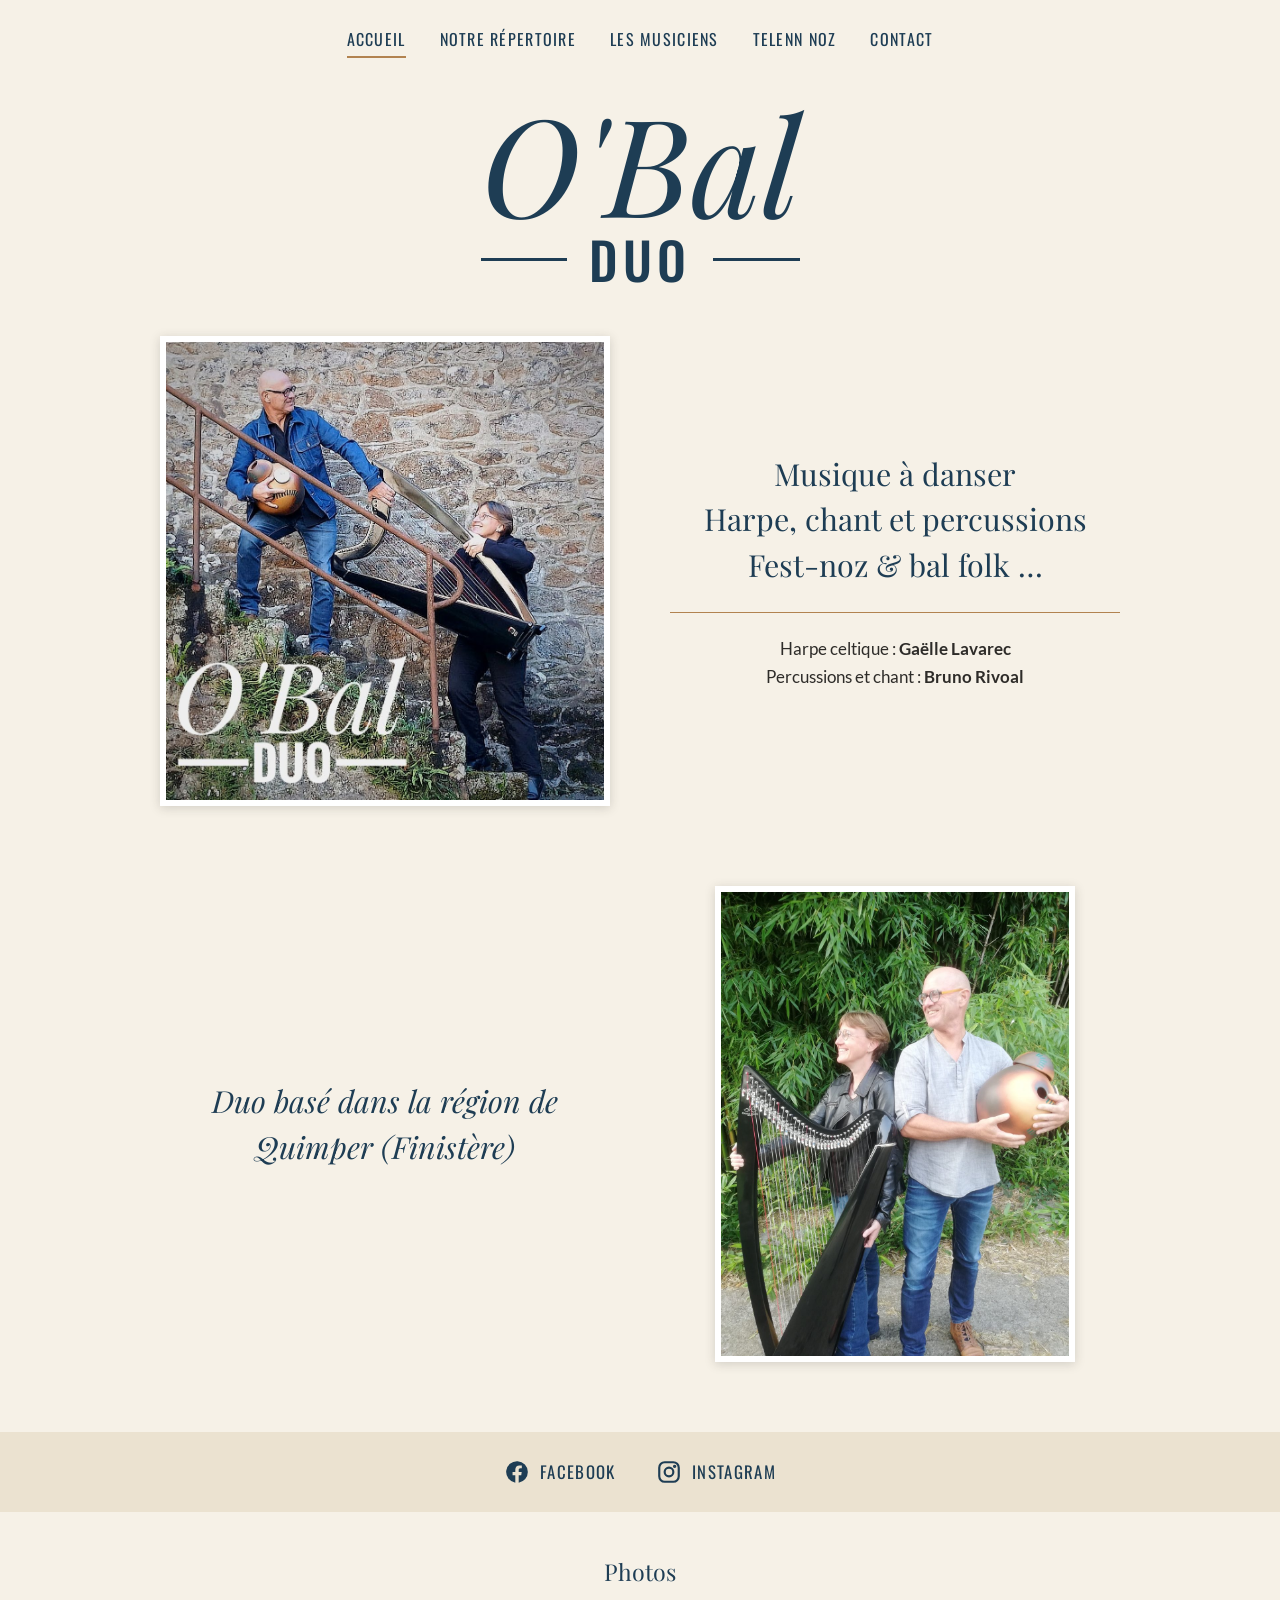
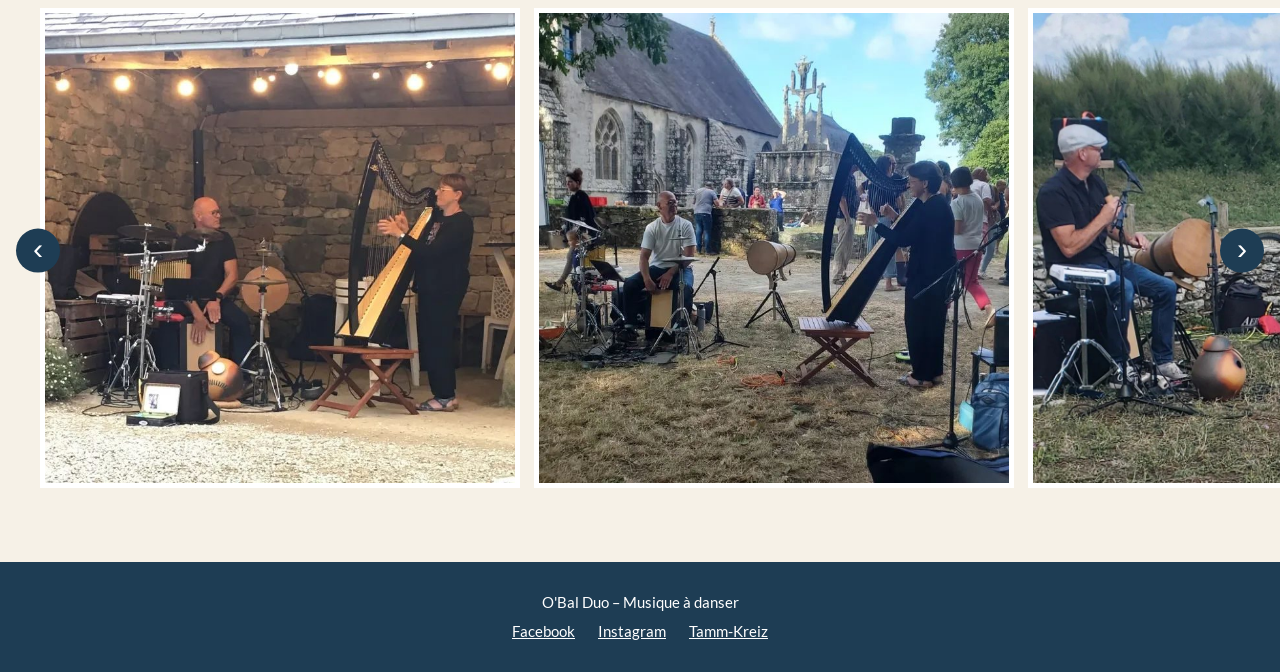
<file: index.html>
<!DOCTYPE html>
<html lang="fr">
<head>
  <meta charset="UTF-8">
  <meta name="viewport" content="width=device-width, initial-scale=1">
  <title>O'Bal Duo – Musique à danser, harpe, chant et percussions</title>
  <meta name="description" content="O'Bal Duo : musique à danser pour fest-noz et bal folk. Harpe celtique, chant et percussions. Duo basé dans la région de Quimper (Finistère).">

  <!-- Aperçu quand le lien est partagé (Facebook, WhatsApp...) -->
  <meta property="og:type" content="website">
  <meta property="og:site_name" content="O'Bal Duo">
  <meta property="og:title" content="O'Bal Duo – Musique à danser, harpe, chant et percussions">
  <meta property="og:description" content="O'Bal Duo : musique à danser pour fest-noz et bal folk. Harpe celtique, chant et percussions. Duo basé dans la région de Quimper (Finistère).">
  <meta property="og:url" content="https://obalduo.github.io/">
  <meta property="og:image" content="https://obalduo.github.io/images/accueil-escalier.jpg">
  <meta property="og:image:width" content="971">
  <meta property="og:image:height" content="1016">
  <meta property="og:locale" content="fr_FR">

  <link rel="stylesheet" href="style.css">
</head>
<body>

  <header class="entete">
    <button class="menu-bouton" aria-label="Ouvrir le menu" aria-expanded="false">
      <span></span>
      <span></span>
      <span></span>
    </button>

    <nav class="menu">
      <ul>
        <li><a href="index.html" class="actif">Accueil</a></li>
        <li><a href="repertoire.html">Notre répertoire</a></li>
        <li><a href="musiciens.html">Les musiciens</a></li>
        <li><a href="telenn-noz.html">Telenn Noz</a></li>
        <li><a href="contact.html">Contact</a></li>
      </ul>
    </nav>

    <h1 class="logo logo-grand">
      <span class="logo-obal">O'Bal</span>
      <span class="logo-duo">Duo</span>
    </h1>
  </header>

  <main>

    <!-- Présentation : photo à gauche, texte à droite -->
    <section class="bloc deux-colonnes">
      <img class="photo" src="images/accueil-escalier.jpg" alt="Bruno et Gaëlle avec la harpe sur un escalier en pierre">

      <div class="presentation">
        <p class="accroche">
          Musique à danser<br>
          Harpe, chant et percussions<br>
          Fest-noz &amp; bal folk …
        </p>

        <p class="musiciens">
          Harpe celtique : <strong>Gaëlle Lavarec</strong><br>
          Percussions et chant : <strong>Bruno Rivoal</strong>
        </p>
      </div>
    </section>

    <!-- Deuxième bloc : texte à gauche, photo à droite -->
    <section class="bloc deux-colonnes">
      <p class="accroche base">Duo basé dans la région de Quimper (Finistère)</p>

      <img class="photo photo-portrait" src="images/accueil-bambous.jpg" alt="Gaëlle et Bruno devant des bambous, avec la harpe et un udu">
    </section>

    <!-- Liens vers les réseaux -->
    <section class="reseaux">
      <a href="https://www.facebook.com/OBalDuo/" target="_blank" rel="noopener">
        <svg viewBox="0 0 24 24" width="26" height="26" aria-hidden="true">
          <path fill="currentColor" d="M22 12a10 10 0 1 0-11.56 9.88v-6.99H7.9V12h2.54V9.8c0-2.5 1.49-3.89 3.78-3.89 1.09 0 2.24.2 2.24.2v2.46h-1.26c-1.24 0-1.63.77-1.63 1.56V12h2.78l-.44 2.89h-2.34v6.99A10 10 0 0 0 22 12z"/>
        </svg>
        Facebook
      </a>
      <a href="https://www.instagram.com/obal.duo/" target="_blank" rel="noopener">
        <svg viewBox="0 0 24 24" width="26" height="26" aria-hidden="true" fill="none" stroke="currentColor" stroke-width="2">
          <rect x="3" y="3" width="18" height="18" rx="5"/>
          <circle cx="12" cy="12" r="4"/>
          <circle cx="17.2" cy="6.8" r="0.6" fill="currentColor"/>
        </svg>
        Instagram
      </a>
    </section>

    <!-- Carrousel de photos -->
    <section class="carrousel">
      <h2>Photos</h2>

      <div class="carrousel-cadre">
        <button class="carrousel-fleche precedent" aria-label="Photos précédentes">&#8249;</button>

        <div class="carrousel-piste">
          <img src="images/clos.jpg" alt="Le duo en concert sous un abri en pierre" loading="lazy">
          <img src="images/kerdevot.jpg" alt="Animation devant la chapelle de Kerdévot" loading="lazy">
          <img src="images/penhors.jpg" alt="Animation du marché de Penhors" loading="lazy">
          <img src="images/fouesnant.jpg" alt="Sur scène à Fouesnant" loading="lazy">
          <img src="images/gulvain.jpg" alt="Concert à Gulvain" loading="lazy">
          <img src="images/concert-aout.jpg" alt="Concert en intérieur" loading="lazy">
          <img src="images/porte-rouge.jpg" alt="Bruno et Gaëlle devant une porte rouge" loading="lazy">
          <img src="images/jardin.jpg" alt="Concert dans un jardin devant le public" loading="lazy">
          <img src="images/muret.jpg" alt="Gaëlle et Bruno avec la harpe devant un muret" loading="lazy">
          <img src="images/savane.jpg" alt="Le duo au milieu des herbes hautes" loading="lazy">
          <img src="images/lego-fun.jpg" alt="Bruno perché sur des blocs de pierre, Gaëlle à la harpe" loading="lazy">
          <img src="images/skatepark.jpg" alt="Le duo assis sur un muret coloré" loading="lazy">
          <img src="images/arret-de-bus.jpg" alt="Le duo avec la harpe à un arrêt de bus" loading="lazy">
          <img src="images/festig-noz-hanv.jpg" alt="Sur scène au Festig-noz Hanv" loading="lazy">
          <img src="images/locronan.jpg" alt="Le duo devant l'église de Locronan" loading="lazy">
          <img src="images/pause-escale.jpg" alt="Bruno et Gaëlle avec la harpe sur des marches en pierre" loading="lazy">
        </div>

        <button class="carrousel-fleche suivant" aria-label="Photos suivantes">&#8250;</button>
      </div>
    </section>

  </main>

  <footer class="pied">
    <p>O'Bal Duo – Musique à danser</p>
    <p>
      <a href="https://www.facebook.com/OBalDuo/" target="_blank" rel="noopener">Facebook</a>
      <a href="https://www.instagram.com/obal.duo/" target="_blank" rel="noopener">Instagram</a>
      <a href="https://www.tamm-kreiz.bzh/groupe/8243/" target="_blank" rel="noopener">Tamm-Kreiz</a>
    </p>
  </footer>

  <script src="script.js"></script>
</body>
</html>
</file>
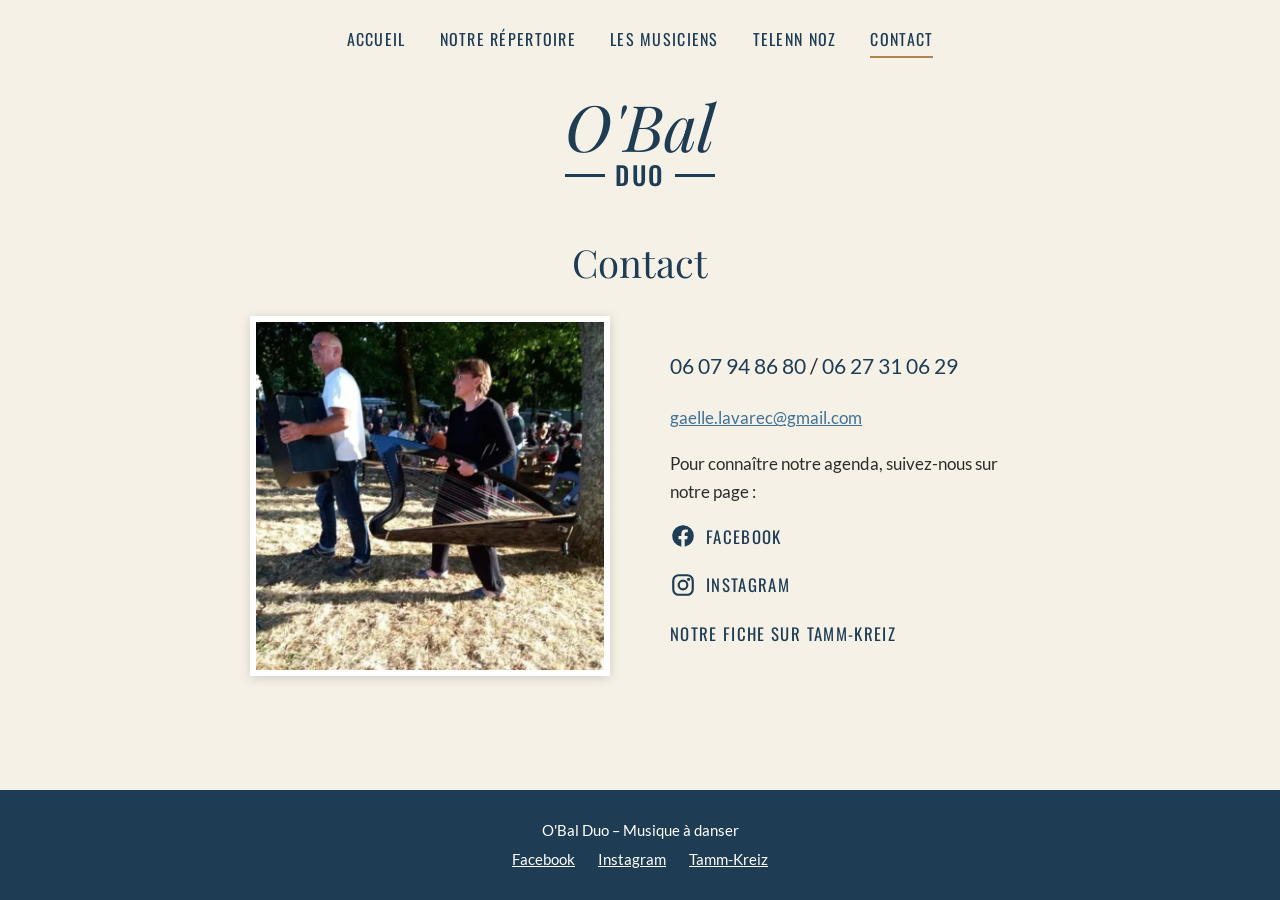
<file: contact.html>
<!DOCTYPE html>
<html lang="fr">
<head>
  <meta charset="UTF-8">
  <meta name="viewport" content="width=device-width, initial-scale=1">
  <title>Contact – O'Bal Duo</title>
  <meta name="description" content="Contacter O'Bal Duo : téléphone, e-mail, Facebook et Instagram.">

  <!-- Aperçu quand le lien est partagé (Facebook, WhatsApp...) -->
  <meta property="og:type" content="website">
  <meta property="og:site_name" content="O'Bal Duo">
  <meta property="og:title" content="Contact – O'Bal Duo">
  <meta property="og:description" content="Contacter O'Bal Duo : téléphone, e-mail, Facebook et Instagram.">
  <meta property="og:url" content="https://obalduo.github.io/contact.html">
  <meta property="og:image" content="https://obalduo.github.io/images/accueil-escalier.jpg">
  <meta property="og:image:width" content="971">
  <meta property="og:image:height" content="1016">
  <meta property="og:locale" content="fr_FR">

  <link rel="stylesheet" href="style.css">
</head>
<body>

  <header class="entete">
    <button class="menu-bouton" aria-label="Ouvrir le menu" aria-expanded="false">
      <span></span>
      <span></span>
      <span></span>
    </button>

    <nav class="menu">
      <ul>
        <li><a href="index.html">Accueil</a></li>
        <li><a href="repertoire.html">Notre répertoire</a></li>
        <li><a href="musiciens.html">Les musiciens</a></li>
        <li><a href="telenn-noz.html">Telenn Noz</a></li>
        <li><a href="contact.html" class="actif">Contact</a></li>
      </ul>
    </nav>

    <a href="index.html" class="logo">
      <span class="logo-obal">O'Bal</span>
      <span class="logo-duo">Duo</span>
    </a>
  </header>

  <main class="page">

    <h1>Contact</h1>

    <section class="deux-colonnes">
      <img class="photo" src="images/en-route.jpg" alt="Bruno et Gaëlle portant leurs instruments, en route pour jouer">

      <div class="contact">
        <p class="telephones">
          <a href="tel:+33607948680">06 07 94 86 80</a> /
          <a href="tel:+33627310629">06 27 31 06 29</a>
        </p>

        <p><a href="mailto:gaelle.lavarec@gmail.com">gaelle.lavarec@gmail.com</a></p>

        <p>Pour connaître notre agenda, suivez-nous sur notre page :</p>

        <ul class="liens-contact">
          <li>
            <a href="https://www.facebook.com/OBalDuo/" target="_blank" rel="noopener">
              <svg viewBox="0 0 24 24" width="26" height="26" aria-hidden="true">
                <path fill="currentColor" d="M22 12a10 10 0 1 0-11.56 9.88v-6.99H7.9V12h2.54V9.8c0-2.5 1.49-3.89 3.78-3.89 1.09 0 2.24.2 2.24.2v2.46h-1.26c-1.24 0-1.63.77-1.63 1.56V12h2.78l-.44 2.89h-2.34v6.99A10 10 0 0 0 22 12z"/>
              </svg>
              Facebook
            </a>
          </li>
          <li>
            <a href="https://www.instagram.com/obal.duo/" target="_blank" rel="noopener">
              <svg viewBox="0 0 24 24" width="26" height="26" aria-hidden="true" fill="none" stroke="currentColor" stroke-width="2">
                <rect x="3" y="3" width="18" height="18" rx="5"/>
                <circle cx="12" cy="12" r="4"/>
                <circle cx="17.2" cy="6.8" r="0.6" fill="currentColor"/>
              </svg>
              Instagram
            </a>
          </li>
          <li>
            <a href="https://www.tamm-kreiz.bzh/groupe/8243/" target="_blank" rel="noopener">Notre fiche sur Tamm-Kreiz</a>
          </li>
        </ul>
      </div>
    </section>

  </main>

  <footer class="pied">
    <p>O'Bal Duo – Musique à danser</p>
    <p>
      <a href="https://www.facebook.com/OBalDuo/" target="_blank" rel="noopener">Facebook</a>
      <a href="https://www.instagram.com/obal.duo/" target="_blank" rel="noopener">Instagram</a>
      <a href="https://www.tamm-kreiz.bzh/groupe/8243/" target="_blank" rel="noopener">Tamm-Kreiz</a>
    </p>
  </footer>

  <script src="script.js"></script>
</body>
</html>
</file>
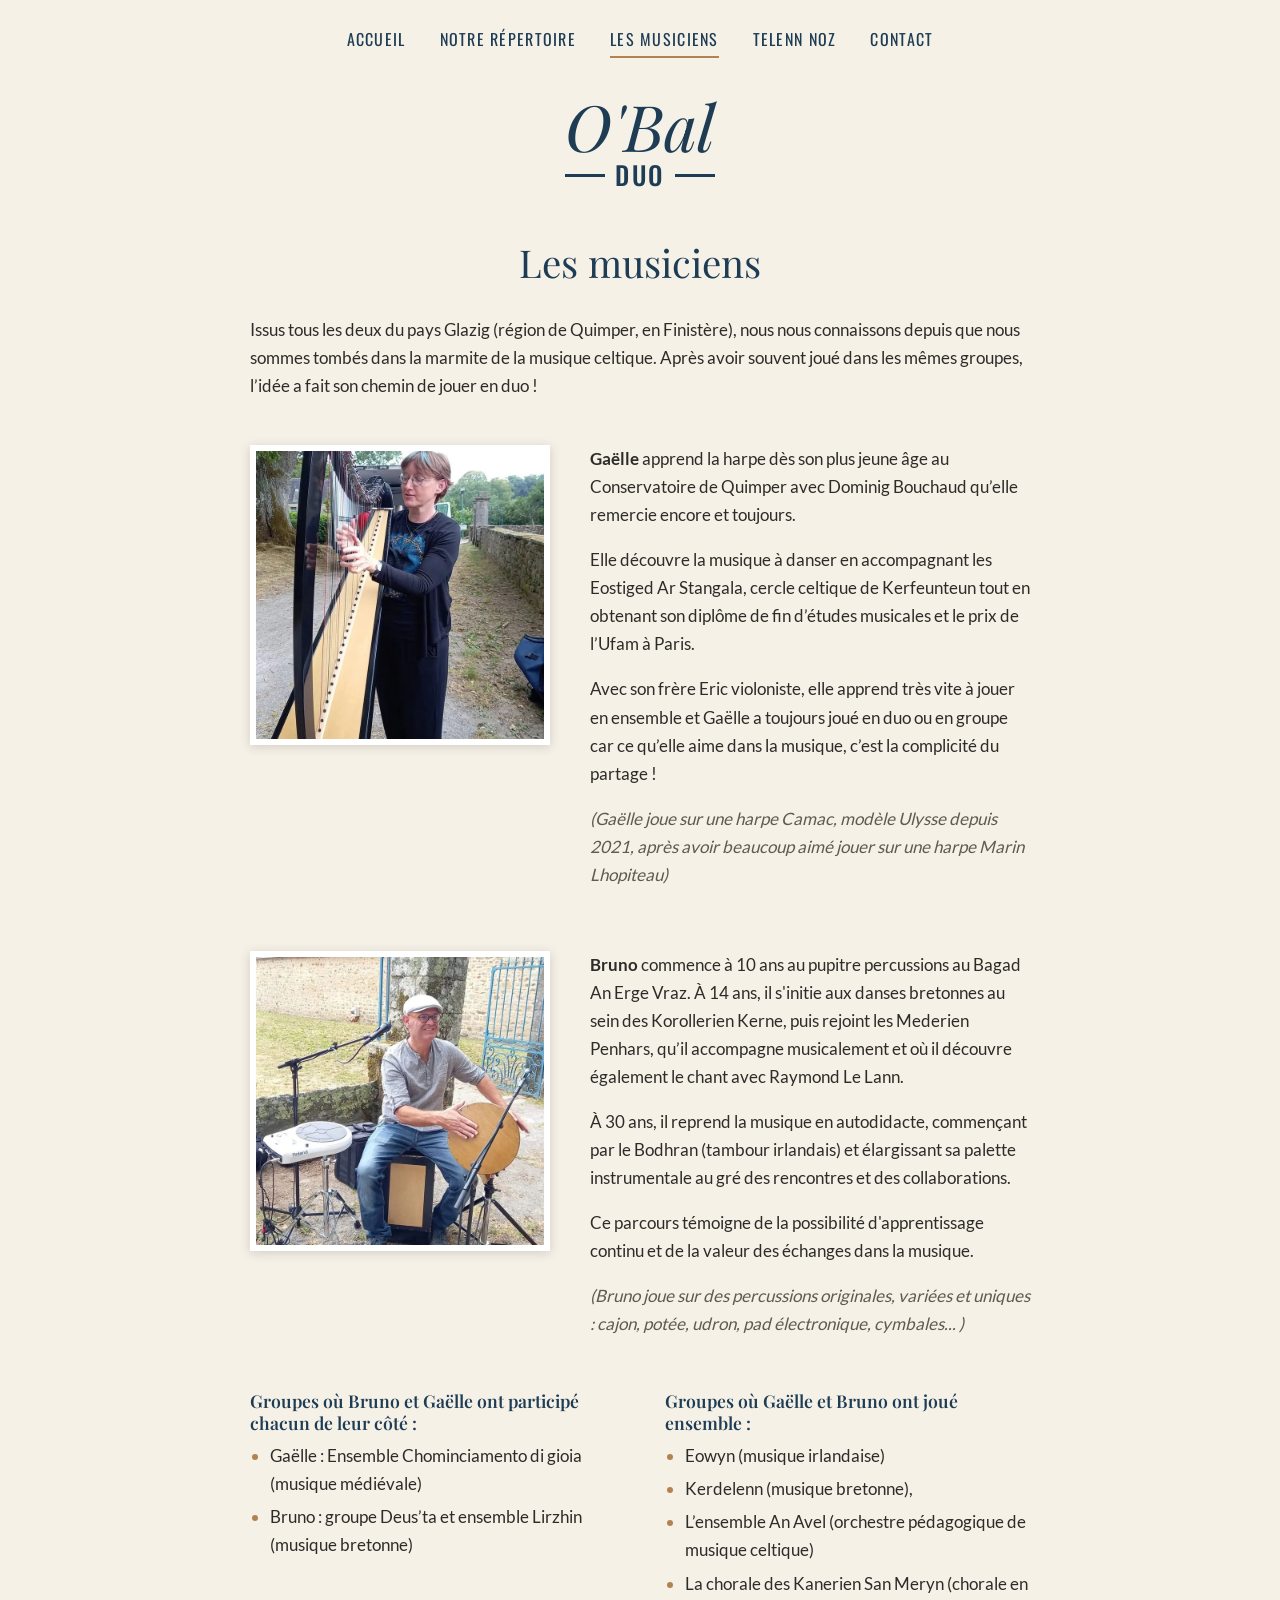
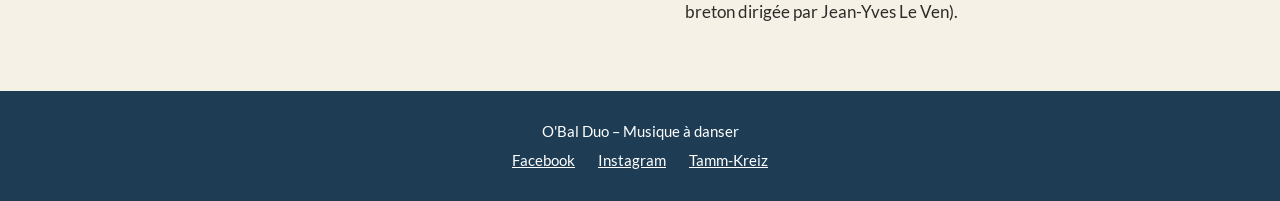
<file: musiciens.html>
<!DOCTYPE html>
<html lang="fr">
<head>
  <meta charset="UTF-8">
  <meta name="viewport" content="width=device-width, initial-scale=1">
  <title>Les musiciens – O'Bal Duo</title>
  <meta name="description" content="Gaëlle Lavarec (harpe celtique) et Bruno Rivoal (percussions et chant), les deux musiciens d'O'Bal Duo.">

  <!-- Aperçu quand le lien est partagé (Facebook, WhatsApp...) -->
  <meta property="og:type" content="website">
  <meta property="og:site_name" content="O'Bal Duo">
  <meta property="og:title" content="Les musiciens – O'Bal Duo">
  <meta property="og:description" content="Gaëlle Lavarec (harpe celtique) et Bruno Rivoal (percussions et chant), les deux musiciens d'O'Bal Duo.">
  <meta property="og:url" content="https://obalduo.github.io/musiciens.html">
  <meta property="og:image" content="https://obalduo.github.io/images/accueil-escalier.jpg">
  <meta property="og:image:width" content="971">
  <meta property="og:image:height" content="1016">
  <meta property="og:locale" content="fr_FR">

  <link rel="stylesheet" href="style.css">
</head>
<body>

  <header class="entete">
    <button class="menu-bouton" aria-label="Ouvrir le menu" aria-expanded="false">
      <span></span>
      <span></span>
      <span></span>
    </button>

    <nav class="menu">
      <ul>
        <li><a href="index.html">Accueil</a></li>
        <li><a href="repertoire.html">Notre répertoire</a></li>
        <li><a href="musiciens.html" class="actif">Les musiciens</a></li>
        <li><a href="telenn-noz.html">Telenn Noz</a></li>
        <li><a href="contact.html">Contact</a></li>
      </ul>
    </nav>

    <a href="index.html" class="logo">
      <span class="logo-obal">O'Bal</span>
      <span class="logo-duo">Duo</span>
    </a>
  </header>

  <main class="page">

    <h1>Les musiciens</h1>

    <p>Issus tous les deux du pays Glazig (région de Quimper, en Finistère), nous nous connaissons depuis que nous sommes tombés dans la marmite de la musique celtique. Après avoir souvent joué dans les mêmes groupes, l’idée a fait son chemin de jouer en duo !</p>

    <section class="musicien">
      <img class="photo" src="images/gaelle.jpg" alt="Gaëlle à la harpe celtique">

      <div>
        <p><b>Gaëlle</b> apprend la harpe dès son plus jeune âge au Conservatoire de Quimper avec Dominig Bouchaud qu’elle remercie encore et toujours.</p>
        <p>Elle découvre la musique à danser en accompagnant les Eostiged Ar Stangala, cercle celtique de Kerfeunteun tout en obtenant son diplôme de fin d’études musicales et le prix de l’Ufam à Paris.</p>
        <p>Avec son frère Eric violoniste, elle apprend très vite à jouer en ensemble et Gaëlle a toujours joué en duo ou en groupe car ce qu’elle aime dans la musique, c’est la complicité du partage !</p>
        <p class="note">(Gaëlle joue sur une harpe Camac, modèle Ulysse depuis 2021, après avoir beaucoup aimé jouer sur une harpe Marin Lhopiteau)</p>
      </div>
    </section>

    <section class="musicien">
      <img class="photo" src="images/bruno.jpg" alt="Bruno aux percussions">

      <div>
        <p><b>Bruno</b> commence à 10 ans au pupitre percussions au Bagad An Erge Vraz. À 14 ans, il s'initie aux danses bretonnes au sein des Korollerien Kerne, puis rejoint les Mederien Penhars, qu’il accompagne musicalement et où il découvre également le chant avec Raymond Le Lann.</p>
        <p>À 30 ans, il reprend la musique en autodidacte, commençant par le Bodhran (tambour irlandais) et élargissant sa palette instrumentale au gré des rencontres et des collaborations.</p>
        <p>Ce parcours témoigne de la possibilité d'apprentissage continu et de la valeur des échanges dans la musique.</p>
        <p class="note">(Bruno joue sur des percussions originales, variées et uniques : cajon, potée, udron, pad électronique, cymbales... )</p>
      </div>
    </section>

    <div class="listes">
      <div>
        <h3>Groupes où Bruno et Gaëlle ont participé chacun de leur côté :</h3>
        <ul>
          <li>Gaëlle : Ensemble Chominciamento di gioia (musique médiévale)</li>
          <li>Bruno : groupe Deus’ta et ensemble Lirzhin (musique bretonne)</li>
        </ul>
      </div>

      <div>
        <h3>Groupes où Gaëlle et Bruno ont joué ensemble :</h3>
        <ul>
          <li>Eowyn (musique irlandaise)</li>
          <li>Kerdelenn (musique bretonne),</li>
          <li>L’ensemble An Avel (orchestre pédagogique de musique celtique)</li>
          <li>La chorale des Kanerien San Meryn (chorale en breton dirigée par Jean-Yves Le Ven).</li>
        </ul>
      </div>
    </div>

  </main>

  <footer class="pied">
    <p>O'Bal Duo – Musique à danser</p>
    <p>
      <a href="https://www.facebook.com/OBalDuo/" target="_blank" rel="noopener">Facebook</a>
      <a href="https://www.instagram.com/obal.duo/" target="_blank" rel="noopener">Instagram</a>
      <a href="https://www.tamm-kreiz.bzh/groupe/8243/" target="_blank" rel="noopener">Tamm-Kreiz</a>
    </p>
  </footer>

  <script src="script.js"></script>
</body>
</html>
</file>
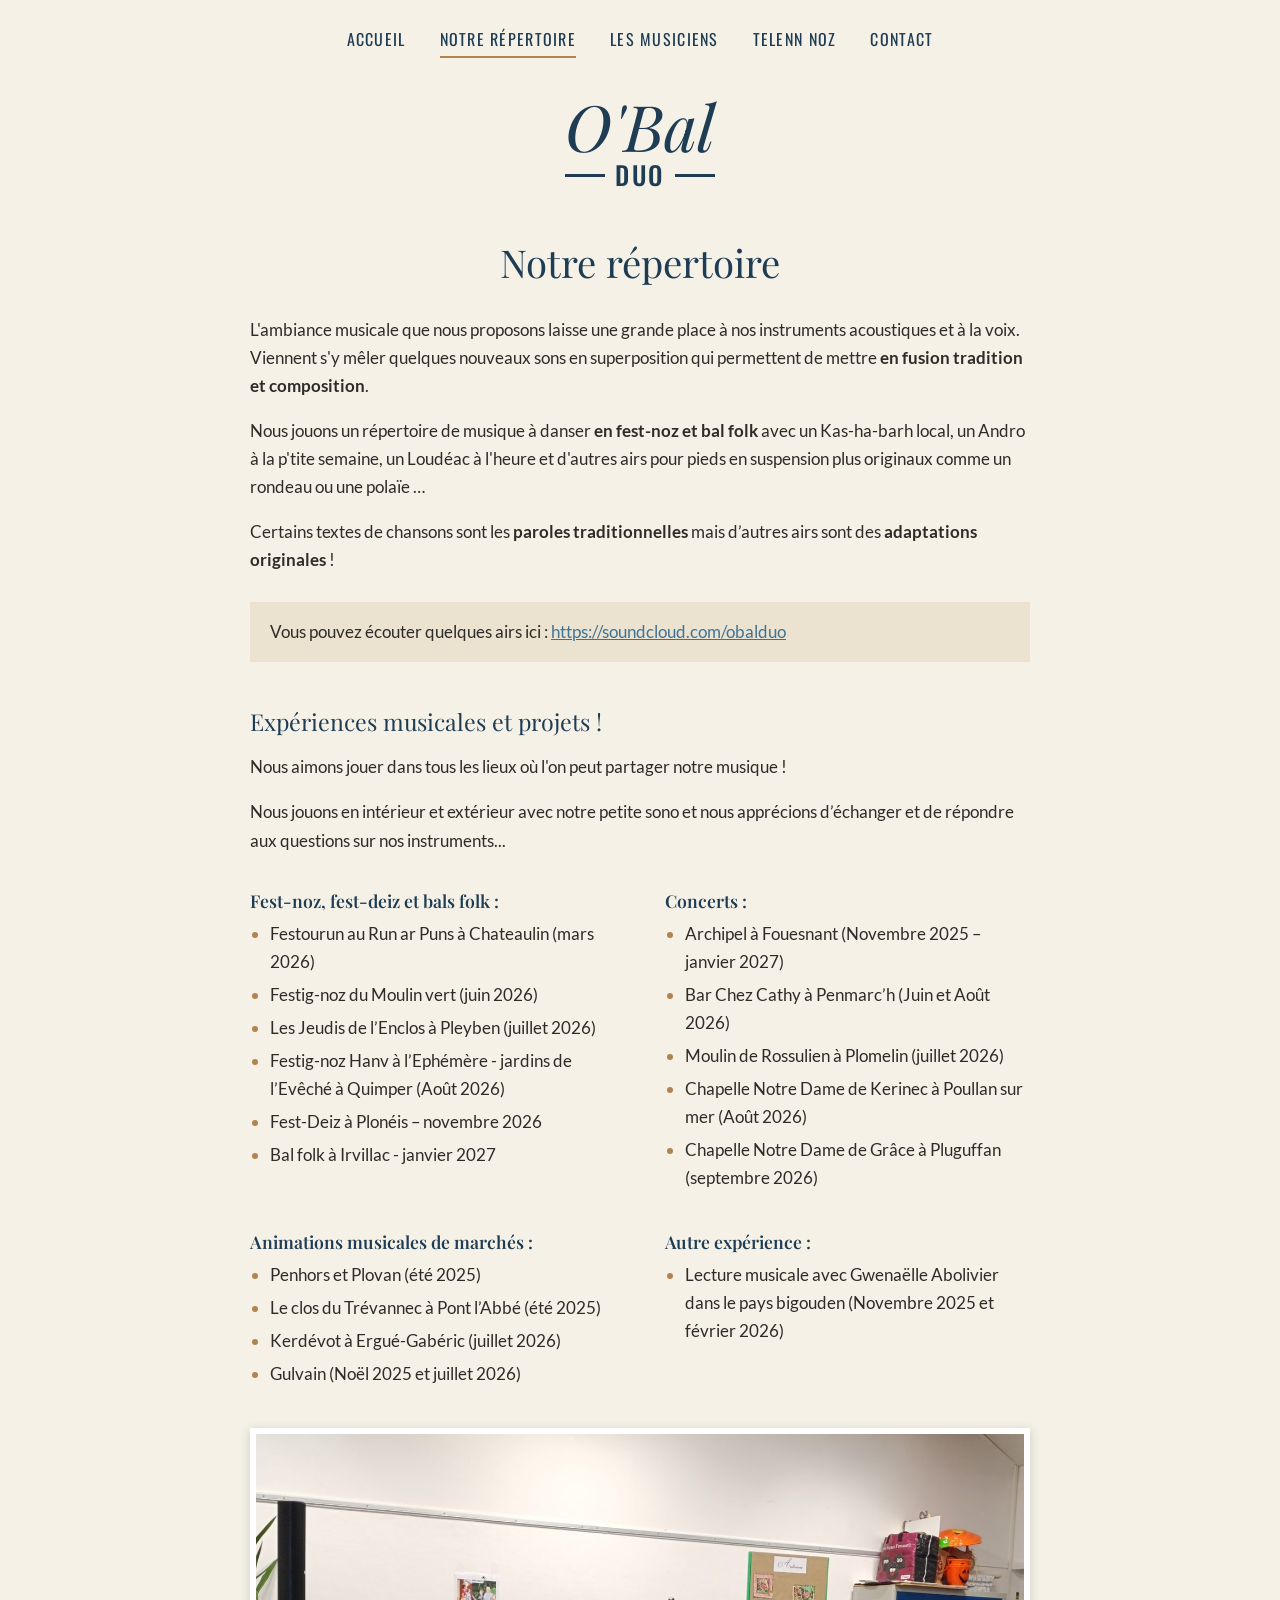
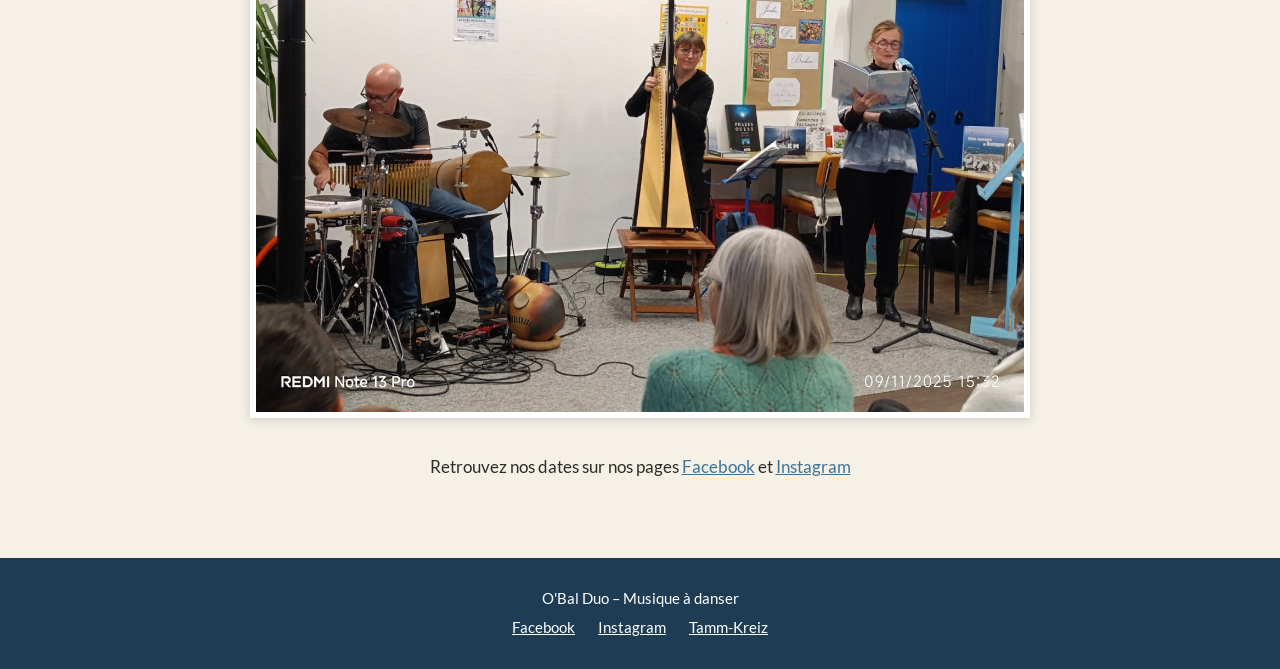
<file: repertoire.html>
<!DOCTYPE html>
<html lang="fr">
<head>
  <meta charset="UTF-8">
  <meta name="viewport" content="width=device-width, initial-scale=1">
  <title>Notre répertoire – O'Bal Duo</title>
  <meta name="description" content="Le répertoire d'O'Bal Duo : musique à danser en fest-noz et bal folk, concerts, animations de marchés.">

  <!-- Aperçu quand le lien est partagé (Facebook, WhatsApp...) -->
  <meta property="og:type" content="website">
  <meta property="og:site_name" content="O'Bal Duo">
  <meta property="og:title" content="Notre répertoire – O'Bal Duo">
  <meta property="og:description" content="Le répertoire d'O'Bal Duo : musique à danser en fest-noz et bal folk, concerts, animations de marchés.">
  <meta property="og:url" content="https://obalduo.github.io/repertoire.html">
  <meta property="og:image" content="https://obalduo.github.io/images/accueil-escalier.jpg">
  <meta property="og:image:width" content="971">
  <meta property="og:image:height" content="1016">
  <meta property="og:locale" content="fr_FR">

  <link rel="stylesheet" href="style.css">
</head>
<body>

  <header class="entete">
    <button class="menu-bouton" aria-label="Ouvrir le menu" aria-expanded="false">
      <span></span>
      <span></span>
      <span></span>
    </button>

    <nav class="menu">
      <ul>
        <li><a href="index.html">Accueil</a></li>
        <li><a href="repertoire.html" class="actif">Notre répertoire</a></li>
        <li><a href="musiciens.html">Les musiciens</a></li>
        <li><a href="telenn-noz.html">Telenn Noz</a></li>
        <li><a href="contact.html">Contact</a></li>
      </ul>
    </nav>

    <a href="index.html" class="logo">
      <span class="logo-obal">O'Bal</span>
      <span class="logo-duo">Duo</span>
    </a>
  </header>

  <main class="page">

    <h1>Notre répertoire</h1>

    <p>L'ambiance musicale que nous proposons laisse une grande place à nos instruments acoustiques et à la voix. Viennent s'y mêler quelques nouveaux sons en superposition qui permettent de mettre <b>en fusion tradition et composition</b>.</p>

    <p>Nous jouons un répertoire de musique à danser <b>en fest-noz et bal folk</b> avec un Kas-ha-barh local, un Andro à la p'tite semaine, un Loudéac à l'heure et d'autres airs pour pieds en suspension plus originaux comme un rondeau ou une polaïe …</p>

    <p>Certains textes de chansons sont les <b>paroles traditionnelles</b> mais d’autres airs sont des <b>adaptations originales</b> !</p>

    <p class="ecouter">
      Vous pouvez écouter quelques airs ici :
      <a href="https://soundcloud.com/obalduo" target="_blank" rel="noopener">https://soundcloud.com/obalduo</a>
    </p>

    <h2>Expériences musicales et projets !</h2>

    <p>Nous aimons jouer dans tous les lieux où l'on peut partager notre musique !</p>

    <p>Nous jouons en intérieur et extérieur avec notre petite sono et nous apprécions d’échanger et de répondre aux questions sur nos instruments...</p>

    <div class="listes">
      <div>
        <h3>Fest-noz, fest-deiz et bals folk :</h3>
        <ul>
          <li>Festourun au Run ar Puns à Chateaulin (mars 2026)</li>
          <li>Festig-noz du Moulin vert (juin 2026)</li>
          <li>Les Jeudis de l’Enclos à Pleyben (juillet 2026)</li>
          <li>Festig-noz Hanv à l’Ephémère - jardins de l’Evêché à Quimper (Août 2026)</li>
          <li>Fest-Deiz à Plonéis – novembre 2026</li>
          <li>Bal folk à Irvillac - janvier 2027</li>
        </ul>
      </div>

      <div>
        <h3>Concerts :</h3>
        <ul>
          <li>Archipel à Fouesnant (Novembre 2025 – janvier 2027)</li>
          <li>Bar Chez Cathy à Penmarc’h (Juin et Août 2026)</li>
          <li>Moulin de Rossulien à Plomelin (juillet 2026)</li>
          <li>Chapelle Notre Dame de Kerinec à Poullan sur mer (Août 2026)</li>
          <li>Chapelle Notre Dame de Grâce à Pluguffan (septembre 2026)</li>
        </ul>
      </div>

      <div>
        <h3>Animations musicales de marchés :</h3>
        <ul>
          <li>Penhors et Plovan (été 2025)</li>
          <li>Le clos du Trévannec à Pont l’Abbé (été 2025)</li>
          <li>Kerdévot à Ergué-Gabéric (juillet 2026)</li>
          <li>Gulvain (Noël 2025 et juillet 2026)</li>
        </ul>
      </div>

      <div>
        <h3>Autre expérience :</h3>
        <ul>
          <li>Lecture musicale avec Gwenaëlle Abolivier dans le pays bigouden (Novembre 2025 et février 2026)</li>
        </ul>
      </div>
    </div>

    <img class="photo photo-large" src="images/lecture-musicale.jpg" alt="Lecture musicale avec Gwenaëlle Abolivier, devant le public" loading="lazy">

    <p class="centre">
      Retrouvez nos dates sur nos pages
      <a href="https://www.facebook.com/OBalDuo/" target="_blank" rel="noopener">Facebook</a>
      et
      <a href="https://www.instagram.com/obal.duo/" target="_blank" rel="noopener">Instagram</a>
    </p>

  </main>

  <footer class="pied">
    <p>O'Bal Duo – Musique à danser</p>
    <p>
      <a href="https://www.facebook.com/OBalDuo/" target="_blank" rel="noopener">Facebook</a>
      <a href="https://www.instagram.com/obal.duo/" target="_blank" rel="noopener">Instagram</a>
      <a href="https://www.tamm-kreiz.bzh/groupe/8243/" target="_blank" rel="noopener">Tamm-Kreiz</a>
    </p>
  </footer>

  <script src="script.js"></script>
</body>
</html>
</file>
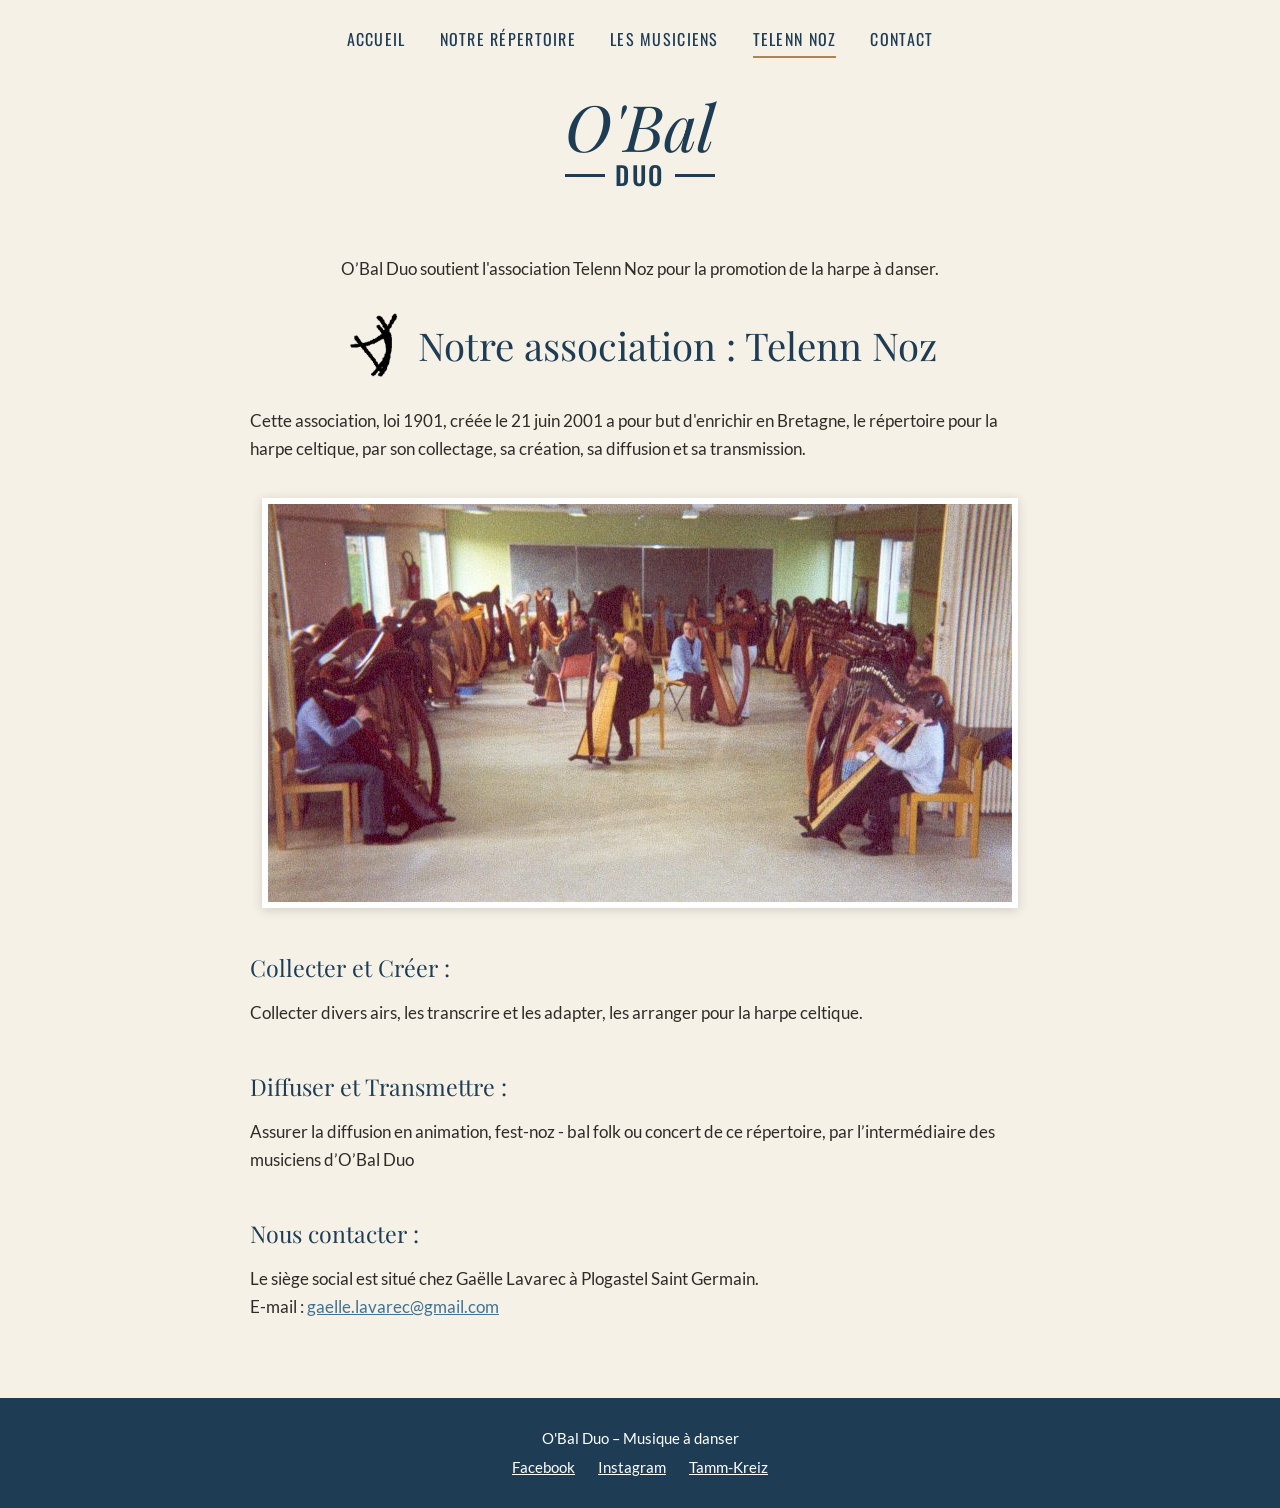
<file: telenn-noz.html>
<!DOCTYPE html>
<html lang="fr">
<head>
  <meta charset="UTF-8">
  <meta name="viewport" content="width=device-width, initial-scale=1">
  <title>Telenn Noz – O'Bal Duo</title>
  <meta name="description" content="Telenn Noz, association pour la promotion de la harpe à danser en Bretagne, soutenue par O'Bal Duo.">

  <!-- Aperçu quand le lien est partagé (Facebook, WhatsApp...) -->
  <meta property="og:type" content="website">
  <meta property="og:site_name" content="O'Bal Duo">
  <meta property="og:title" content="Telenn Noz – O'Bal Duo">
  <meta property="og:description" content="Telenn Noz, association pour la promotion de la harpe à danser en Bretagne, soutenue par O'Bal Duo.">
  <meta property="og:url" content="https://obalduo.github.io/telenn-noz.html">
  <meta property="og:image" content="https://obalduo.github.io/images/accueil-escalier.jpg">
  <meta property="og:image:width" content="971">
  <meta property="og:image:height" content="1016">
  <meta property="og:locale" content="fr_FR">

  <link rel="stylesheet" href="style.css">
</head>
<body>

  <header class="entete">
    <button class="menu-bouton" aria-label="Ouvrir le menu" aria-expanded="false">
      <span></span>
      <span></span>
      <span></span>
    </button>

    <nav class="menu">
      <ul>
        <li><a href="index.html">Accueil</a></li>
        <li><a href="repertoire.html">Notre répertoire</a></li>
        <li><a href="musiciens.html">Les musiciens</a></li>
        <li><a href="telenn-noz.html" class="actif">Telenn Noz</a></li>
        <li><a href="contact.html">Contact</a></li>
      </ul>
    </nav>

    <a href="index.html" class="logo">
      <span class="logo-obal">O'Bal</span>
      <span class="logo-duo">Duo</span>
    </a>
  </header>

  <main class="page">

    <p class="centre">O’Bal Duo soutient l'association Telenn Noz pour la promotion de la harpe à danser.</p>

    <h1 class="titre-avec-logo">
      <img src="images/logo-telenn-noz.png" alt="Logo de Telenn Noz" width="60" height="64">
      Notre association : Telenn Noz
    </h1>

    <p>Cette association, loi 1901, créée le 21 juin 2001 a pour but d'enrichir en Bretagne, le répertoire pour la harpe celtique, par son collectage, sa création, sa diffusion et sa transmission.</p>

    <img class="photo photo-large" src="images/bagad-de-harpes.jpg" alt="Un ensemble de harpistes réunis dans une salle">

    <h2>Collecter et Créer :</h2>
    <p>Collecter divers airs, les transcrire et les adapter, les arranger pour la harpe celtique.</p>

    <h2>Diffuser et Transmettre :</h2>
    <p>Assurer la diffusion en animation, fest-noz - bal folk ou concert de ce répertoire, par l’intermédiaire des musiciens d’O’Bal Duo</p>

    <h2>Nous contacter :</h2>
    <p>
      Le siège social est situé chez Gaëlle Lavarec à Plogastel Saint Germain.<br>
      E-mail : <a href="mailto:gaelle.lavarec@gmail.com">gaelle.lavarec@gmail.com</a>
    </p>

  </main>

  <footer class="pied">
    <p>O'Bal Duo – Musique à danser</p>
    <p>
      <a href="https://www.facebook.com/OBalDuo/" target="_blank" rel="noopener">Facebook</a>
      <a href="https://www.instagram.com/obal.duo/" target="_blank" rel="noopener">Instagram</a>
      <a href="https://www.tamm-kreiz.bzh/groupe/8243/" target="_blank" rel="noopener">Tamm-Kreiz</a>
    </p>
  </footer>

  <script src="script.js"></script>
</body>
</html>
</file>
<file: style.css>
/* ==========================================================
   O'Bal Duo – feuille de style
   Mobile d'abord, puis adaptation PC en bas du fichier.
   ========================================================== */

/* ---------- Polices (fichiers dans le dossier « polices ») ---------- */

@font-face {
  font-family: "Lato";
  src: url("polices/lato-400.woff2") format("woff2");
  font-weight: 400;
  font-display: swap;
}

@font-face {
  font-family: "Lato";
  src: url("polices/lato-700.woff2") format("woff2");
  font-weight: 700;
  font-display: swap;
}

/* Oswald et Playfair Display : un seul fichier couvre plusieurs graisses */
@font-face {
  font-family: "Oswald";
  src: url("polices/oswald.woff2") format("woff2");
  font-weight: 400 500;
  font-display: swap;
}

@font-face {
  font-family: "Playfair Display";
  src: url("polices/playfair-display.woff2") format("woff2");
  font-weight: 400 600;
  font-display: swap;
}

@font-face {
  font-family: "Playfair Display";
  src: url("polices/playfair-display-italique.woff2") format("woff2");
  font-style: italic;
  font-weight: 400;
  font-display: swap;
}

/* ---------- Couleurs et polices ---------- */

:root {
  --fond: #f6f1e7;        /* lin clair */
  --fond-bande: #ebe2d0;  /* un ton plus soutenu, pour les bandes */
  --bleu: #1e3d54;        /* bleu profond : titres, menu */
  --bleu-clair: #3f7396;  /* liens */
  --bois: #b28350;        /* bois clair : petits détails */
  --texte: #2e2c29;

  --police-titre: "Playfair Display", Georgia, serif;
  --police-menu: "Oswald", "Arial Narrow", sans-serif;
  --police-texte: "Lato", Arial, sans-serif;
}

/* ---------- Base ---------- */

* {
  box-sizing: border-box;
}

body {
  margin: 0;
  background: var(--fond);
  color: var(--texte);
  font-family: var(--police-texte);
  font-size: 17px;
  line-height: 1.65;

  /* Le pied de page reste en bas, même sur une page courte */
  min-height: 100vh;
  display: flex;
  flex-direction: column;
}

main {
  flex: 1;
  width: 100%;
}

img {
  max-width: 100%;
  height: auto;
  display: block;
}

a {
  color: var(--bleu-clair);
}

a:hover {
  color: var(--bleu);
}

h1,
h2,
h3 {
  font-family: var(--police-titre);
  color: var(--bleu);
  line-height: 1.25;
}

h1 {
  font-size: 2rem;
  font-weight: 400;
  text-align: center;
  margin: 0 0 30px;
}

h2 {
  font-size: 1.45rem;
  font-weight: 400;
  margin: 45px 0 12px;
}

h3 {
  font-size: 1.1rem;
  font-weight: 600;
  margin: 0 0 8px;
}

/* ---------- En-tête ---------- */

.entete {
  position: relative;
  padding: 16px 20px 26px;
  text-align: center;
}

/* Bouton avec les 3 traits (mobile) */
.menu-bouton {
  display: block;
  margin-left: auto;
  padding: 8px;
  background: none;
  border: none;
  cursor: pointer;
}

.menu-bouton span {
  display: block;
  width: 28px;
  height: 3px;
  margin: 5px 0;
  background: var(--bleu);
}

/* Menu : caché sur mobile tant qu'on n'a pas cliqué sur le bouton */
.menu {
  display: none;
}

.menu.ouvert {
  display: block;
}

.menu ul {
  list-style: none;
  margin: 10px 0 20px;
  padding: 0;
  border-top: 1px solid var(--bois);
}

.menu li {
  border-bottom: 1px solid var(--bois);
}

.menu a {
  display: block;
  padding: 13px 0;
  font-family: var(--police-menu);
  font-size: 1rem;
  letter-spacing: 0.08em;
  text-transform: uppercase;
  text-decoration: none;
  color: var(--bleu);
}

.menu a:hover,
.menu a.actif {
  color: var(--bois);
}

/* Titre « O'Bal Duo » */
.logo {
  display: inline-block;
  margin: 6px 0 0;
  color: var(--bleu);
  text-decoration: none;
  line-height: 1;
}

.logo:hover {
  color: var(--bleu);
}

.logo-obal {
  display: block;
  font-family: var(--police-titre);
  font-style: italic;
  font-weight: 400;
  font-size: 3.2rem;
}

/* « DUO » entre deux traits */
.logo-duo {
  display: flex;
  align-items: center;
  gap: 10px;
  margin-top: 4px;
  font-family: var(--police-menu);
  font-weight: 500;
  font-size: 1.3rem;
  letter-spacing: 0.1em;
  text-transform: uppercase;
}

.logo-duo::before,
.logo-duo::after {
  content: "";
  flex: 1;
  height: 3px;
  background: currentColor;
}

/* Version plus grande pour la page d'accueil */
.logo-grand .logo-obal {
  font-size: 5.2rem;
}

.logo-grand .logo-duo {
  font-size: 2rem;
  gap: 14px;
}

/* ---------- Photos ---------- */

/* Petit cadre blanc, comme un tirage photo :
   la photo se détache du fond sans effet compliqué. */
.photo {
  border: 6px solid #fff;
  box-shadow: 0 2px 10px rgba(46, 44, 41, 0.18);
}

.photo-portrait {
  max-width: 300px;
  margin: 0 auto;
}

.photo-large {
  margin: 35px auto;
}

/* ---------- Page d'accueil ---------- */

.bloc {
  max-width: 1000px;
  margin: 0 auto;
  padding: 10px 20px 40px;
}

.deux-colonnes {
  display: grid;
  gap: 28px;
  align-items: center;
}

.presentation {
  text-align: center;
}

.accroche {
  margin: 0 0 24px;
  font-family: var(--police-titre);
  font-size: 1.5rem;
  line-height: 1.5;
  color: var(--bleu);
  text-align: center;
}

.accroche.base {
  margin: 0;
  font-style: italic;
}

.musiciens {
  margin: 0;
  padding-top: 22px;
  border-top: 1px solid var(--bois);
}

/* Liens Facebook / Instagram */
.reseaux {
  display: flex;
  justify-content: center;
  flex-wrap: wrap;
  gap: 12px 40px;
  padding: 26px 20px;
  background: var(--fond-bande);
}

.reseaux a,
.liens-contact a {
  display: inline-flex;
  align-items: center;
  gap: 10px;
  font-family: var(--police-menu);
  font-size: 1.05rem;
  letter-spacing: 0.08em;
  text-transform: uppercase;
  text-decoration: none;
  color: var(--bleu);
}

.reseaux a:hover,
.liens-contact a:hover {
  color: var(--bois);
}

/* Carrousel */
.carrousel {
  padding: 45px 0 60px;
}

.carrousel h2 {
  margin: 0 0 22px;
  text-align: center;
}

.carrousel-cadre {
  position: relative;
}

/* Les photos sont alignées sur une ligne que l'on fait défiler */
.carrousel-piste {
  display: flex;
  gap: 14px;
  padding: 0 20px 14px;
  overflow-x: auto;
  scroll-snap-type: x mandatory;
}

.carrousel-piste img {
  height: 320px;
  width: auto;
  max-width: none;
  scroll-snap-align: center;
  border: 5px solid #fff;
}

.carrousel-fleche {
  position: absolute;
  top: 50%;
  transform: translateY(-60%);
  width: 44px;
  height: 44px;
  padding: 0 0 5px;
  border: none;
  border-radius: 50%;
  background: var(--bleu);
  color: #fff;
  font-size: 1.9rem;
  line-height: 1;
  cursor: pointer;
}

.carrousel-fleche:hover {
  background: var(--bois);
}

.carrousel-fleche.precedent {
  left: 8px;
}

.carrousel-fleche.suivant {
  right: 8px;
}

/* ---------- Pages de texte ---------- */

.page {
  max-width: 820px;
  margin: 0 auto;
  padding: 10px 20px 60px;
}

.centre {
  text-align: center;
}

.ecouter {
  margin: 28px 0;
  padding: 16px 20px;
  background: var(--fond-bande);
}

.listes {
  display: grid;
  gap: 28px;
  margin-top: 35px;
}

.listes ul {
  margin: 0;
  padding-left: 20px;
}

.listes li {
  margin-bottom: 5px;
}

.listes li::marker {
  color: var(--bois);
}

/* Page « Les musiciens » */
.musicien {
  display: grid;
  gap: 22px;
  margin-top: 45px;
}

.musicien .photo {
  max-width: 300px;
  margin: 0 auto;
}

.musicien p {
  margin-top: 0;
}

.note {
  font-style: italic;
  color: #5f5a52;
}

/* Page « Telenn Noz » */
.titre-avec-logo {
  display: flex;
  align-items: center;
  justify-content: center;
  gap: 14px;
  margin-top: 30px;
}

/* Page « Contact » */
.contact {
  text-align: center;
}

.telephones {
  font-size: 1.3rem;
}

.telephones a {
  color: var(--bleu);
  text-decoration: none;
}

.liens-contact {
  list-style: none;
  margin: 0;
  padding: 0;
}

.liens-contact li {
  margin-bottom: 14px;
}

/* ---------- Pied de page ---------- */

.pied {
  padding: 24px 20px;
  background: var(--bleu);
  color: #fff;
  text-align: center;
  font-size: 0.95rem;
}

.pied p {
  margin: 4px 0;
}

.pied a {
  margin: 0 10px;
  color: #fff;
}

/* ==========================================================
   Version PC (à partir de 800 px de large)
   ========================================================== */

@media (min-width: 800px) {

  .entete {
    padding: 22px 40px 40px;
  }

  /* Plus de bouton : le menu est toujours affiché, centré */
  .menu-bouton {
    display: none;
  }

  .menu {
    display: block;
  }

  .menu ul {
    display: flex;
    justify-content: center;
    gap: 34px;
    margin: 0 0 30px;
    border: none;
  }

  .menu li {
    border: none;
  }

  .menu a {
    padding: 4px 0;
    border-bottom: 2px solid transparent;
  }

  .menu a:hover,
  .menu a.actif {
    color: var(--bleu);
    border-bottom-color: var(--bois);
  }

  .logo-obal {
    font-size: 4rem;
  }

  .logo-duo {
    font-size: 1.6rem;
  }

  .logo-grand .logo-obal {
    font-size: 8.5rem;
  }

  .logo-grand .logo-duo {
    font-size: 3.2rem;
    gap: 22px;
  }

  h1 {
    font-size: 2.4rem;
  }

  /* Photo d'un côté, texte de l'autre */
  .deux-colonnes {
    grid-template-columns: 1fr 1fr;
    gap: 60px;
  }

  .bloc {
    padding-bottom: 70px;
  }

  .accroche {
    font-size: 1.9rem;
  }

  .photo-portrait {
    max-width: 360px;
  }

  .carrousel-piste {
    padding: 0 40px 14px;
  }

  .carrousel-piste img {
    height: 480px;
  }

  .carrousel-fleche.precedent {
    left: 16px;
  }

  .carrousel-fleche.suivant {
    right: 16px;
  }

  .listes {
    grid-template-columns: 1fr 1fr;
    gap: 34px 50px;
  }

  .musicien {
    grid-template-columns: 300px 1fr;
    gap: 40px;
    align-items: start;
  }

  .contact {
    text-align: left;
  }
}
</file>
